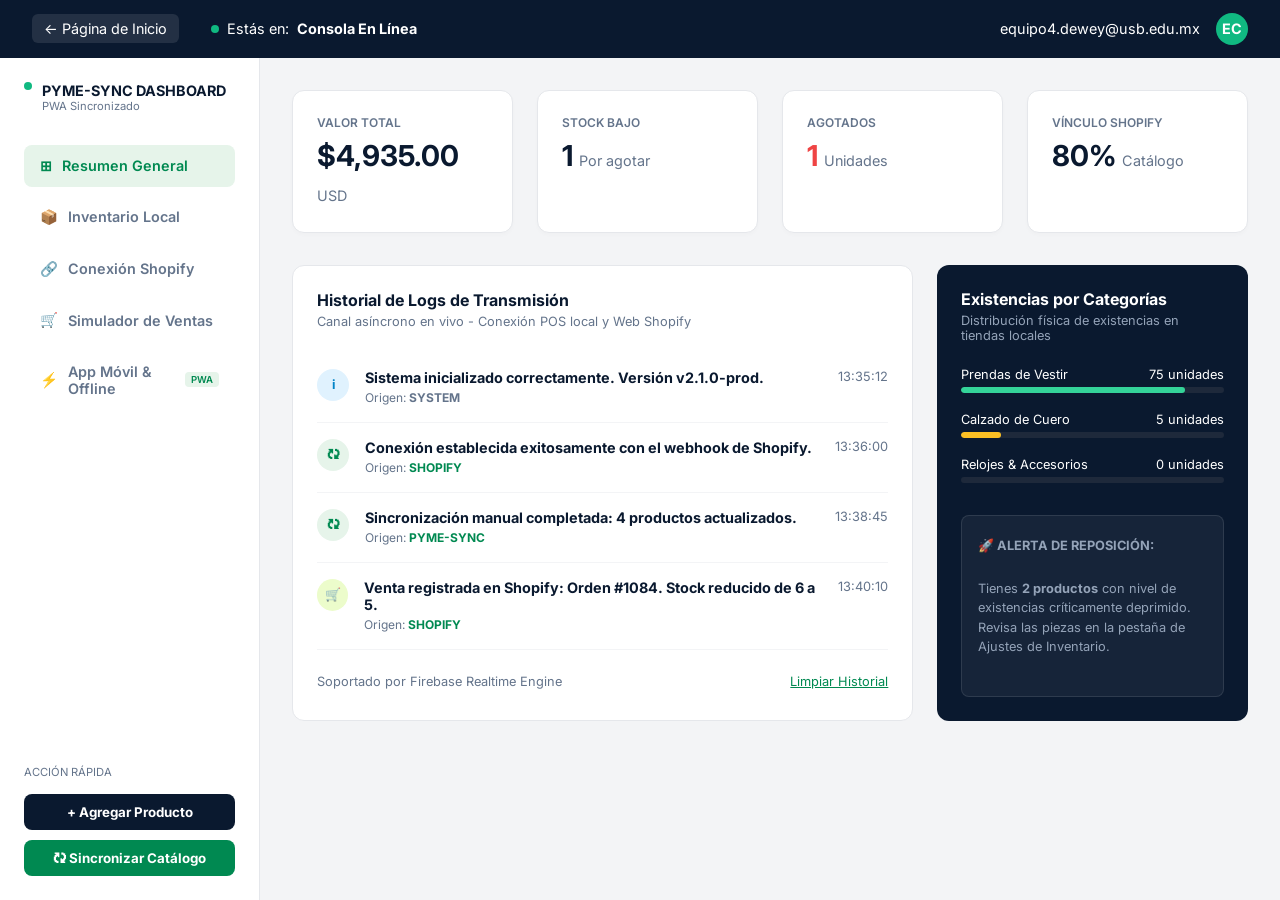
<file: dashboard.html>
<!DOCTYPE html>
<html lang="es">
<head>
    <meta charset="UTF-8">
    <meta name="viewport" content="width=device-width, initial-scale=1.0">
    <title>Dashboard | PyME-Sync</title>
    <link rel="stylesheet" href="styles.css">
    <link href="https://fonts.googleapis.com/css2?family=Inter:wght@400;600;700&display=swap" rel="stylesheet">
</head>
<body class="dashboard-body">
    <!-- Barra Superior -->
    <header class="dash-header">
        <div class="dash-header-left">
            <a href="index.html" class="btn-back">&larr; Página de Inicio</a>
            <span class="status-indicator"><span class="dot-green"></span> Estás en: <strong>Consola En Línea</strong></span>
        </div>
        <div class="dash-header-right">
            <span class="user-email">equipo4.dewey@usb.edu.mx</span>
            <div class="user-avatar">EC</div>
        </div>
    </header>

    <!-- Contenedor Principal -->
    <div class="dash-container">
        <!-- Menú Lateral -->
        <aside class="dash-sidebar">
            <div class="sidebar-brand">
                <span class="dot-green"></span>
                <div>
                    <h4>PYME-SYNC DASHBOARD</h4>
                    <p>PWA Sincronizado</p>
                </div>
            </div>
            <nav class="sidebar-nav">
                <a href="dashboard.html" class="active"><span>&#8862;</span> Resumen General</a>
                <a href="inventario.html"><span>&#128230;</span> Inventario Local</a>
                <a href="shopify.html"><span>&#128279;</span> Conexión Shopify <span class="dot-green-small"></span></a>
                <a href="simulador.html"><span>&#128722;</span> Simulador de Ventas</a>
                <a href="pwa-offline.html"><span>&#9889;</span> App Móvil & Offline <span class="badge-pwa">PWA</span></a>
            </nav>
            <div class="sidebar-actions">
                <p>ACCIÓN RÁPIDA</p>
                <button class="btn-dark">+ Agregar Producto</button>
                <button class="btn-green">&#128472; Sincronizar Catálogo</button>
            </div>
        </aside>

        <!-- Contenido Central -->
        <main class="dash-content">
            <!-- Tarjetas de Métricas -->
            <div class="metrics-grid">
                <div class="metric-card">
                    <p>VALOR TOTAL</p>
                    <h3>$4,935.00 <span>USD</span></h3>
                </div>
                <div class="metric-card">
                    <p>STOCK BAJO</p>
                    <h3>1 <span>Por agotar</span></h3>
                </div>
                <div class="metric-card">
                    <p>AGOTADOS</p>
                    <h3 class="text-red">1 <span>Unidades</span></h3>
                </div>
                <div class="metric-card">
                    <p>VÍNCULO SHOPIFY</p>
                    <h3>80% <span>Catálogo</span></h3>
                </div>
            </div>

            <!-- Sección Inferior (Logs y Gráficas) -->
            <div class="content-split">
                <!-- Historial de Logs -->
                <div class="logs-section card">
                    <div class="logs-header">
                        <h4>Historial de Logs de Transmisión</h4>
                        <p>Canal asíncrono en vivo - Conexión POS local y Web Shopify</p>
                    </div>
                    <div class="log-list">
                        <div class="log-item">
                            <div class="log-icon info">i</div>
                            <div class="log-details">
                                <p><strong>Sistema inicializado correctamente. Versión v2.1.0-prod.</strong></p>
                                <span>Origen: <strong>SYSTEM</strong></span>
                            </div>
                            <div class="log-time">13:35:12</div>
                        </div>
                        <div class="log-item">
                            <div class="log-icon sync">&#128472;</div>
                            <div class="log-details">
                                <p><strong>Conexión establecida exitosamente con el webhook de Shopify.</strong></p>
                                <span>Origen: <strong class="text-green">SHOPIFY</strong></span>
                            </div>
                            <div class="log-time">13:36:00</div>
                        </div>
                        <div class="log-item">
                            <div class="log-icon sync">&#128472;</div>
                            <div class="log-details">
                                <p><strong>Sincronización manual completada: 4 productos actualizados.</strong></p>
                                <span>Origen: <strong class="text-green">PYME-SYNC</strong></span>
                            </div>
                            <div class="log-time">13:38:45</div>
                        </div>
                        <div class="log-item">
                            <div class="log-icon cart">&#128722;</div>
                            <div class="log-details">
                                <p><strong>Venta registrada en Shopify: Orden #1084. Stock reducido de 6 a 5.</strong></p>
                                <span>Origen: <strong class="text-green">SHOPIFY</strong></span>
                            </div>
                            <div class="log-time">13:40:10</div>
                        </div>
                    </div>
                    <div class="logs-footer">
                        <span>Soportado por Firebase Realtime Engine</span>
                        <a href="#" class="text-green">Limpiar Historial</a>
                    </div>
                </div>

                <!-- Existencias -->
                <div class="stock-section card-dark">
                    <h4>Existencias por Categorías</h4>
                    <p>Distribución física de existencias en tiendas locales</p>
                    
                    <div class="progress-bars">
                        <div class="bar-group">
                            <div class="bar-labels"><span>Prendas de Vestir</span><span>75 unidades</span></div>
                            <div class="progress-track"><div class="progress-fill fill-green" style="width: 85%;"></div></div>
                        </div>
                        <div class="bar-group">
                            <div class="bar-labels"><span>Calzado de Cuero</span><span>5 unidades</span></div>
                            <div class="progress-track"><div class="progress-fill fill-yellow" style="width: 15%;"></div></div>
                        </div>
                        <div class="bar-group">
                            <div class="bar-labels"><span>Relojes & Accesorios</span><span>0 unidades</span></div>
                            <div class="progress-track"><div class="progress-fill fill-red" style="width: 0%;"></div></div>
                        </div>
                    </div>

                    <div class="alert-box">
                        <p class="text-green"><strong>&#128640; ALERTA DE REPOSICIÓN:</strong></p>
                        <p>Tienes <strong>2 productos</strong> con nivel de existencias críticamente deprimido. Revisa las piezas en la pestaña de Ajustes de Inventario.</p>
                    </div>
                </div>
            </div>
        </main>
    </div>
</body>
</html>
</file>
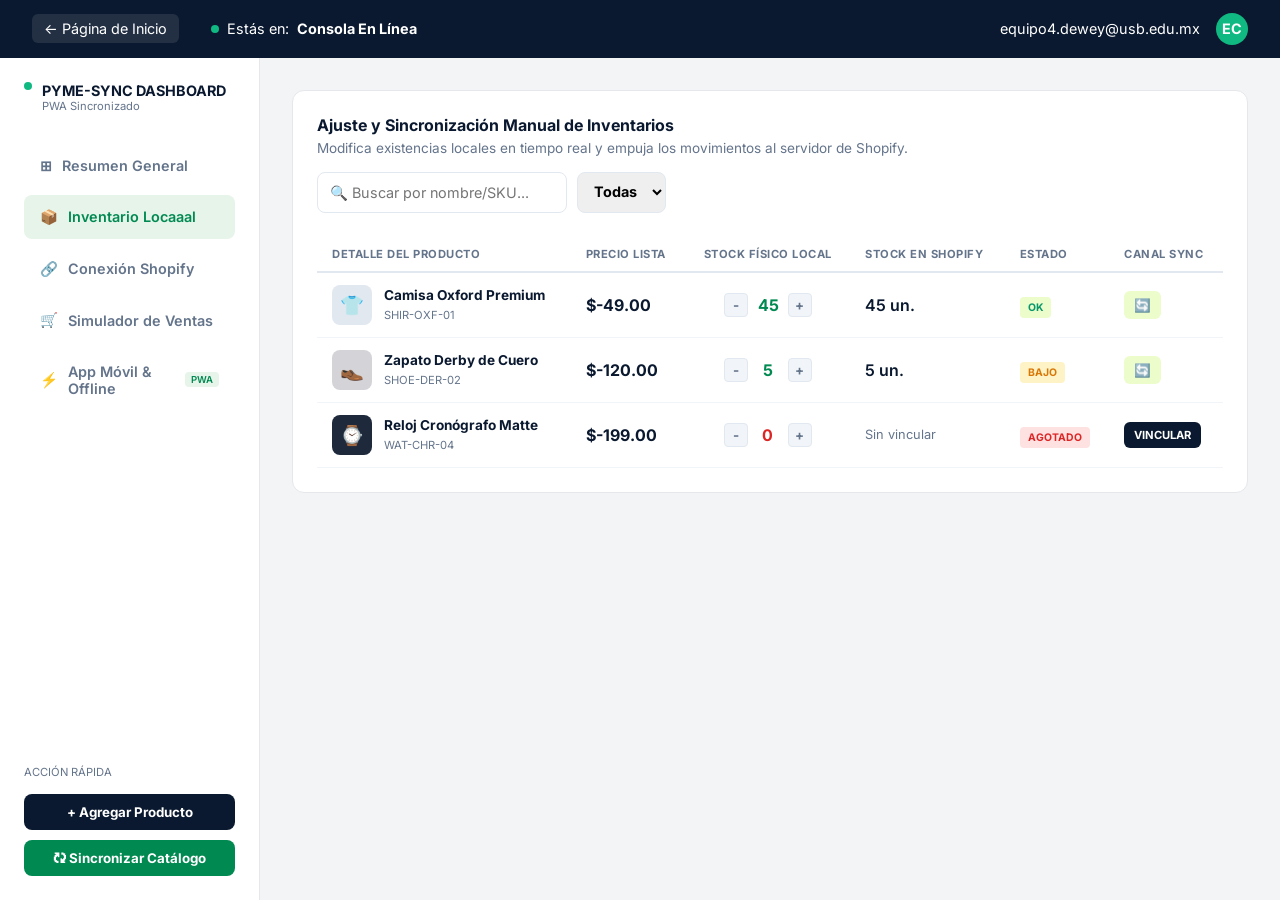
<file: inventario.html>
<!DOCTYPE html>
<html lang="es">
<head>
    <meta charset="UTF-8">
    <meta name="viewport" content="width=device-width, initial-scale=1.0">
    <title>Inventario | PyME-Sync</title>
    <link rel="stylesheet" href="styles.css">
    <link href="https://fonts.googleapis.com/css2?family=Inter:wght@400;600;700&display=swap" rel="stylesheet">
</head>
<body class="dashboard-body">
    <header class="dash-header">
        <div class="dash-header-left">
            <a href="index.html" class="btn-back">&larr; Página de Inicio</a>
            <span class="status-indicator"><span class="dot-green"></span> Estás en: <strong>Consola En Línea</strong></span>
        </div>
        <div class="dash-header-right">
            <span class="user-email">equipo4.dewey@usb.edu.mx</span>
            <div class="user-avatar">EC</div>
        </div>
    </header>

    <div class="dash-container">
        <aside class="dash-sidebar">
            <div class="sidebar-brand">
                <span class="dot-green"></span>
                <div>
                    <h4>PYME-SYNC DASHBOARD</h4>
                    <p>PWA Sincronizado</p>
                </div>
            </div>
            <nav class="sidebar-nav">
                <a href="dashboard.html"><span>&#8862;</span> Resumen General</a>
                <a href="inventario.html" class="active"><span>&#128230;</span> Inventario Locaaal</a>
                <a href="shopify.html"><span>&#128279;</span> Conexión Shopify <span class="dot-green-small"></span></a>
                <a href="simulador.html"><span>&#128722;</span> Simulador de Ventas</a>
                <a href="pwa-offline.html"><span>&#9889;</span> App Móvil & Offline <span class="badge-pwa">PWA</span></a>
            </nav>
            <div class="sidebar-actions">
                <p>ACCIÓN RÁPIDA</p>
                <button class="btn-dark">+ Agregar Producto</button>
                <button class="btn-green">&#128472; Sincronizar Catálogo</button>
            </div>
        </aside>

        <main class="dash-content">
            <div class="card" style="padding: 0;">
                <div style="padding: 1.5rem;">
                    <div class="inventory-header">
                        <div>
                            <h4 style="color: var(--primary-blue); margin-bottom: 5px;">Ajuste y Sincronización Manual de Inventarios</h4>
                            <p style="color: var(--text-gray); font-size: 0.85rem;">Modifica existencias locales en tiempo real y empuja los movimientos al servidor de Shopify.</p>
                        </div>
                        <div class="inventory-actions">
                            <input type="text" class="form-control" placeholder="🔍 Buscar por nombre/SKU..." style="width: 250px;">
                            <select class="form-control" style="width: auto; font-weight: bold;">
                                <option>Todas</option>
                            </select>
                        </div>
                    </div>

                    <div class="table-container">
                        <table class="inv-table">
                            <thead>
                                <tr>
                                    <th>Detalle del Producto</th>
                                    <th>Precio Lista</th>
                                    <th style="text-align: center;">Stock Físico Local</th>
                                    <th>Stock en Shopify</th>
                                    <th>Estado</th>
                                    <th>Canal Sync</th>
                                </tr>
                            </thead>
                            <tbody>
                                <tr>
                                    <td>
                                        <div class="product-info">
                                            <div class="product-img">👕</div>
                                            <div class="product-details">
                                                <p>Camisa Oxford Premium</p>
                                                <span>SHIR-OXF-01</span>
                                            </div>
                                        </div>
                                    </td>
                                    <td style="font-weight: 700; color: var(--primary-blue);">$-49.00</td>
                                    <td>
                                        <div class="stock-counter">
                                            <button>-</button><span>45</span><button>+</button>
                                        </div>
                                    </td>
                                    <td style="font-weight: 600; color: var(--primary-blue);">45 un.</td>
                                    <td><span class="status-badge status-ok">OK</span></td>
                                    <td><button class="btn-sync-icon">🔄</button></td>
                                </tr>
                                <tr>
                                    <td>
                                        <div class="product-info">
                                            <div class="product-img" style="background:#D4D4D8;">👞</div>
                                            <div class="product-details">
                                                <p>Zapato Derby de Cuero</p>
                                                <span>SHOE-DER-02</span>
                                            </div>
                                        </div>
                                    </td>
                                    <td style="font-weight: 700; color: var(--primary-blue);">$-120.00</td>
                                    <td>
                                        <div class="stock-counter">
                                            <button>-</button><span>5</span><button>+</button>
                                        </div>
                                    </td>
                                    <td style="font-weight: 600; color: var(--primary-blue);">5 un.</td>
                                    <td><span class="status-badge status-bajo">BAJO</span></td>
                                    <td><button class="btn-sync-icon">🔄</button></td>
                                </tr>
                                <tr>
                                    <td>
                                        <div class="product-info">
                                            <div class="product-img" style="background:#1E293B;">⌚</div>
                                            <div class="product-details">
                                                <p>Reloj Cronógrafo Matte</p>
                                                <span>WAT-CHR-04</span>
                                            </div>
                                        </div>
                                    </td>
                                    <td style="font-weight: 700; color: var(--primary-blue);">$-199.00</td>
                                    <td>
                                        <div class="stock-counter">
                                            <button>-</button><span class="stock-zero">0</span><button>+</button>
                                        </div>
                                    </td>
                                    <td style="font-size: 0.8rem; color: var(--text-gray);">Sin vincular</td>
                                    <td><span class="status-badge status-agotado">AGOTADO</span></td>
                                    <td><button class="btn-vincular">VINCULAR</button></td>
                                </tr>
                            </tbody>
                        </table>
                    </div>
                </div>
            </div>
        </main>
    </div>
</body>
</html>
</file>
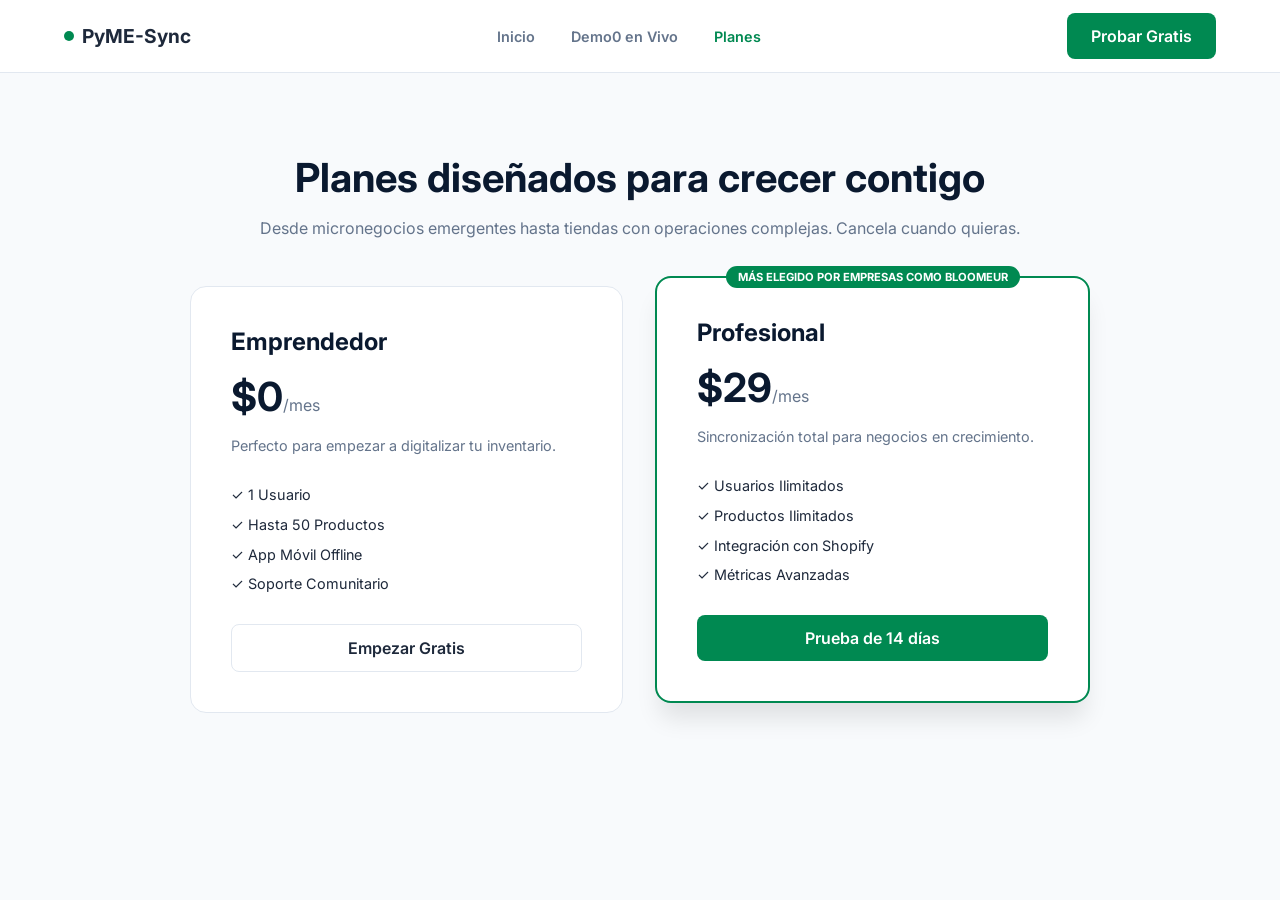
<file: planes.html>
<!DOCTYPE html>
<html lang="es">
<head>
    <meta charset="UTF-8">
    <meta name="viewport" content="width=device-width, initial-scale=1.0">
    <title>Planes | PyME-Sync</title>
    <link rel="stylesheet" href="styles.css">
    <link href="https://fonts.googleapis.com/css2?family=Inter:wght@400;600;700&display=swap" rel="stylesheet">
</head>
<body>
    <!-- Navbar Reutilizado -->
    <header class="navbar">
        <div class="logo">
            <span class="dot"></span> PyME-Sync
        </div>
        <nav class="nav-links">
            <a href="index.html">Inicio</a>
            <a href="dashboard.html">Demo0 en Vivo</a>
            <a href="planes.html" class="active">Planes</a>
        </nav>
        <div class="nav-actions">
            <a href="dashboard.html" class="btn-primary">Probar Gratis</a>
        </div>
    </header>

    <main class="planes-section">
        <div class="planes-header">
            <h2>Planes diseñados para crecer contigo</h2>
            <p>Desde micronegocios emergentes hasta tiendas con operaciones complejas. Cancela cuando quieras.</p>
        </div>

        <div class="pricing-grid">
            <!-- Plan Básico -->
            <div class="pricing-card">
                <h3>Emprendedor</h3>
                <div class="price">$0<span>/mes</span></div>
                <p class="desc">Perfecto para empezar a digitalizar tu inventario.</p>
                <ul class="features-list">
                    <li>&#10003; 1 Usuario</li>
                    <li>&#10003; Hasta 50 Productos</li>
                    <li>&#10003; App Móvil Offline</li>
                    <li>&#10003; Soporte Comunitario</li>
                </ul>
                <a href="dashboard.html" class="btn-secondary">Empezar Gratis</a>
            </div>

            <!-- Plan Pro -->
            <div class="pricing-card popular">
                <div class="badge-popular">MÁS ELEGIDO POR EMPRESAS COMO BLOOMEUR</div>
                <h3>Profesional</h3>
                <div class="price">$29<span>/mes</span></div>
                <p class="desc">Sincronización total para negocios en crecimiento.</p>
                <ul class="features-list">
                    <li>&#10003; Usuarios Ilimitados</li>
                    <li>&#10003; Productos Ilimitados</li>
                    <li>&#10003; Integración con Shopify</li>
                    <li>&#10003; Métricas Avanzadas</li>
                </ul>
                <a href="dashboard.html" class="btn-primary">Prueba de 14 días</a>
            </div>
        </div>
    </main>
</body>
</html>
</file>
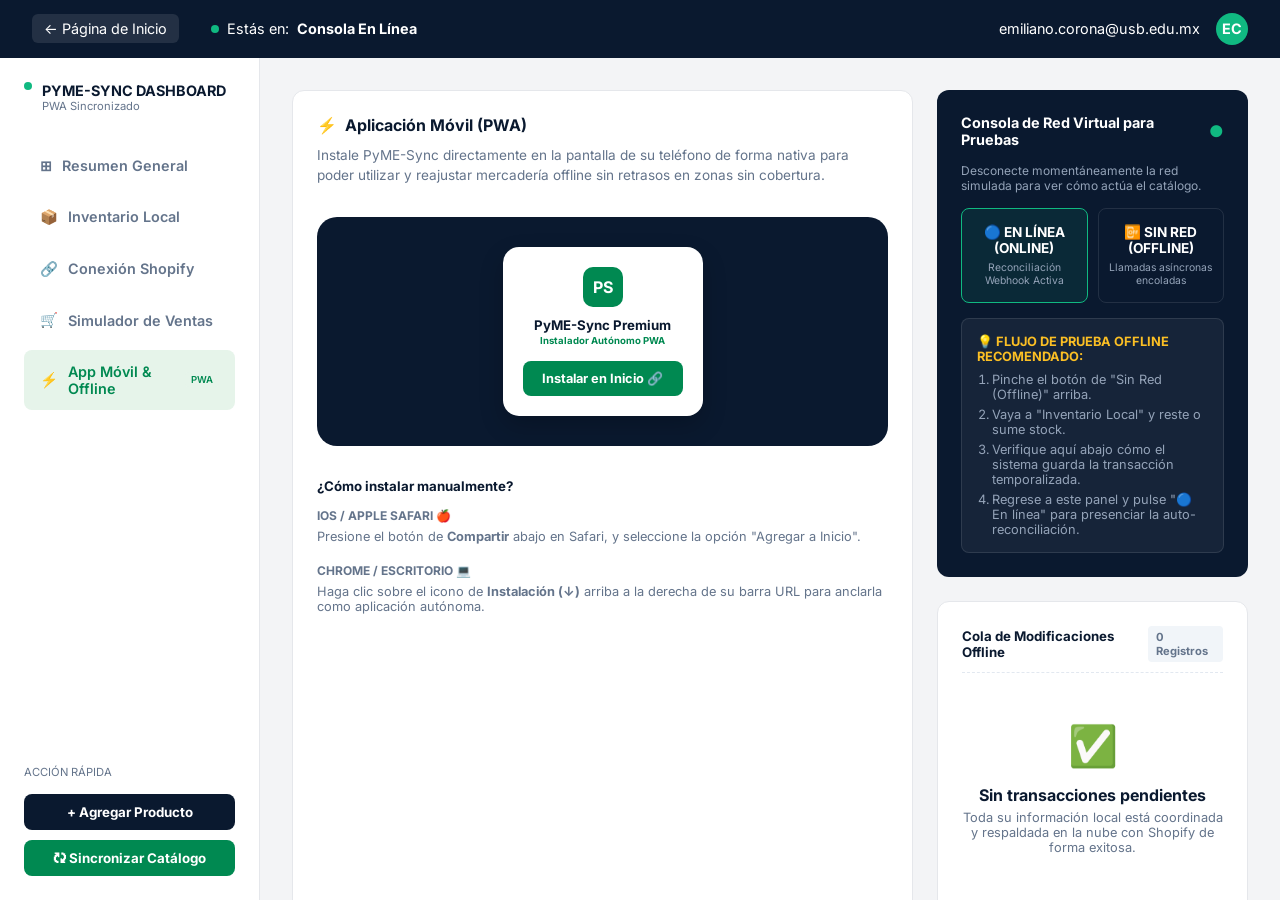
<file: Pwa_offline.html>
<!DOCTYPE html>
<html lang="es">

<head>
    <meta charset="UTF-8">
    <meta name="viewport" content="width=device-width, initial-scale=1.0">
    <title>PWA & Offline | PyME-Sync</title>
    <link rel="stylesheet" href="styles.css">
    <link href="https://fonts.googleapis.com/css2?family=Inter:wght@400;600;700&display=swap" rel="stylesheet">
</head>

<body class="dashboard-body">
    <header class="dash-header">
        <div class="dash-header-left">
            <a href="index.html" class="btn-back">&larr; Página de Inicio</a>
            <span class="status-indicator"><span class="dot-green"></span> Estás en: <strong>Consola En
                    Línea</strong></span>
        </div>
        <div class="dash-header-right">
            <span class="user-email">emiliano.corona@usb.edu.mx</span>
            <div class="user-avatar">EC</div>
        </div>
    </header>

    <div class="dash-container">
        <aside class="dash-sidebar">
            <div class="sidebar-brand">
                <span class="dot-green"></span>
                <div>
                    <h4>PYME-SYNC DASHBOARD</h4>
                    <p>PWA Sincronizado</p>
                </div>
            </div>
            <nav class="sidebar-nav">
                <a href="dashboard.html"><span>&#8862;</span> Resumen General</a>
                <a href="inventario.html"><span>&#128230;</span> Inventario Local</a>
                <a href="shopify.html"><span>&#128279;</span> Conexión Shopify <span class="dot-green-small"></span></a>
                <a href="simulador.html"><span>&#128722;</span> Simulador de Ventas</a>
                <a href="pwa-offline.html" class="active"><span>&#9889;</span> App Móvil & Offline <span
                        class="badge-pwa">PWA</span></a>
            </nav>
            <div class="sidebar-actions">
                <p>ACCIÓN RÁPIDA</p>
                <button class="btn-dark">+ Agregar Producto</button>
                <button class="btn-green">&#128472; Sincronizar Catálogo</button>
            </div>
        </aside>

        <main class="dash-content">
            <div class="content-split">
                <div class="card">
                    <h4
                        style="color: var(--primary-blue); margin-bottom: 10px; display: flex; align-items: center; gap: 8px;">
                        <span style="color: var(--accent-green);">⚡</span> Aplicación Móvil (PWA)</h4>
                    <p style="color: var(--text-gray); font-size: 0.85rem; margin-bottom: 2rem; line-height: 1.5;">
                        Instale PyME-Sync directamente en la pantalla de su teléfono de forma nativa para poder utilizar
                        y reajustar mercadería offline sin retrasos en zonas sin cobertura.</p>

                    <div
                        style="background: var(--primary-blue); padding: 30px; border-radius: 20px; text-align: center; margin-bottom: 2rem;">
                        <div
                            style="background: white; border-radius: 16px; padding: 20px; max-width: 200px; margin: 0 auto; box-shadow: 0 10px 25px rgba(0,0,0,0.2);">
                            <div
                                style="background: var(--accent-green); color: white; width: 40px; height: 40px; border-radius: 10px; display: flex; justify-content: center; align-items: center; font-weight: bold; margin: 0 auto 10px auto;">
                                PS</div>
                            <h5 style="color: var(--primary-blue); margin-bottom: 2px;">PyME-Sync Premium</h5>
                            <p
                                style="color: var(--accent-green); font-size: 0.6rem; font-weight: bold; margin-bottom: 15px;">
                                Instalador Autónomo PWA</p>
                            <button id="btn-instalar-pwa" class="btn-green"
                                style="width: 100%; font-size: 0.8rem;">Instalar en Inicio 🔗</button>
                        </div>
                    </div>

                    <h5 style="color: var(--primary-blue); margin-bottom: 10px;">¿Cómo instalar manualmente?</h5>
                    <div style="margin-bottom: 15px;">
                        <strong style="font-size: 0.75rem; color: var(--text-gray);">IOS / APPLE SAFARI 🍎</strong>
                        <p style="font-size: 0.8rem; color: var(--text-gray); margin-top: 5px;">Presione el botón de
                            <strong>Compartir</strong> abajo en Safari, y seleccione la opción "Agregar a Inicio".</p>
                    </div>
                    <div>
                        <strong style="font-size: 0.75rem; color: var(--text-gray);">CHROME / ESCRITORIO 💻</strong>
                        <p style="font-size: 0.8rem; color: var(--text-gray); margin-top: 5px;">Haga clic sobre el icono
                            de <strong>Instalación (↓)</strong> arriba a la derecha de su barra URL para anclarla como
                            aplicación autónoma.</p>
                    </div>
                </div>

                <div style="display: flex; flex-direction: column; gap: 1.5rem;">
                    <div class="card-dark">
                        <div
                            style="display: flex; justify-content: space-between; align-items: center; margin-bottom: 15px;">
                            <h4 style="font-size: 0.9rem;">Consola de Red Virtual para Pruebas</h4>
                            <span style="color: #10B981;">●</span>
                        </div>
                        <p style="font-size: 0.75rem; color: #94A3B8; margin-bottom: 15px;">Desconecte momentáneamente
                            la red simulada para ver cómo actúa el catálogo.</p>

                        <div class="network-toggles">
                            <div class="toggle-btn toggle-online">
                                <strong>🔵 EN LÍNEA (ONLINE)</strong>
                                <span>Reconciliación Webhook Activa</span>
                            </div>
                            <div class="toggle-btn toggle-offline">
                                <strong>📴 SIN RED (OFFLINE)</strong>
                                <span>Llamadas asíncronas encoladas</span>
                            </div>
                        </div>

                        <div class="info-box">
                            <strong>💡 FLUJO DE PRUEBA OFFLINE RECOMENDADO:</strong>
                            <ol style="margin-left: 15px; display: flex; flex-direction: column; gap: 5px;">
                                <li>Pinche el botón de "Sin Red (Offline)" arriba.</li>
                                <li>Vaya a "Inventario Local" y reste o sume stock.</li>
                                <li>Verifique aquí abajo cómo el sistema guarda la transacción temporalizada.</li>
                                <li>Regrese a este panel y pulse "🔵 En línea" para presenciar la auto-reconciliación.
                                </li>
                            </ol>
                        </div>
                    </div>

                    <div class="card">
                        <div
                            style="display: flex; justify-content: space-between; align-items: center; border-bottom: 1px dashed #E2E8F0; padding-bottom: 10px;">
                            <h5 style="color: var(--primary-blue);">Cola de Modificaciones Offline</h5>
                            <span
                                style="background: #F1F5F9; color: var(--text-gray); padding: 4px 8px; border-radius: 4px; font-size: 0.7rem; font-weight: bold;">0
                                Registros</span>
                        </div>

                        <div class="empty-state">
                            <div class="icon">✅</div>
                            <h5>Sin transacciones pendientes</h5>
                            <p>Toda su información local está coordinada y respaldada en la nube con Shopify de forma
                                exitosa.</p>
                        </div>
                    </div>
                </div>
            </div>
        </main>
    </div>
</body>

</html>
</file>
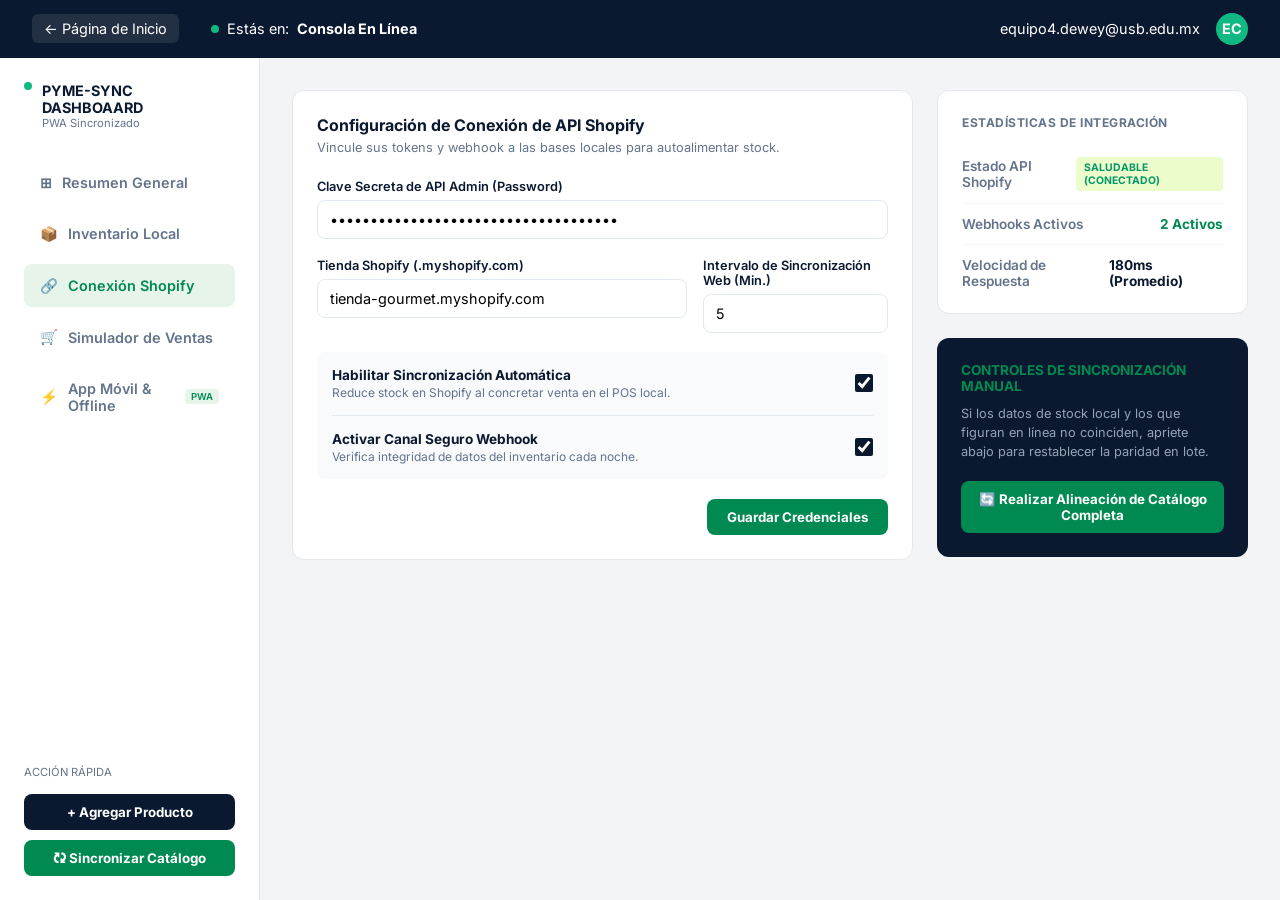
<file: shopify.html>
<!DOCTYPE html>
<html lang="es">
<head>
    <meta charset="UTF-8">
    <meta name="viewport" content="width=device-width, initial-scale=1.0">
    <title>Shopify Sync | PyME-Sync</title>
    <link rel="stylesheet" href="styles.css">
    <link href="https://fonts.googleapis.com/css2?family=Inter:wght@400;600;700&display=swap" rel="stylesheet">
</head>
<body class="dashboard-body">
    <header class="dash-header">
        <div class="dash-header-left">
            <a href="index.html" class="btn-back">&larr; Página de Inicio</a>
            <span class="status-indicator"><span class="dot-green"></span> Estás en: <strong>Consola En Línea</strong></span>
        </div>
        <div class="dash-header-right">
            <span class="user-email">equipo4.dewey@usb.edu.mx</span>
            <div class="user-avatar">EC</div>
        </div>
    </header>

    <div class="dash-container">
        <aside class="dash-sidebar">
            <div class="sidebar-brand">
                <span class="dot-green"></span>
                <div>
                    <h4>PYME-SYNC DASHBOAARD</h4>
                    <p>PWA Sincronizado</p>
                </div>
            </div>
            <nav class="sidebar-nav">
                <a href="dashboard.html"><span>&#8862;</span> Resumen General</a>
                <a href="inventario.html"><span>&#128230;</span> Inventario Local</a>
                <a href="shopify.html" class="active"><span>&#128279;</span> Conexión Shopify <span class="dot-green-small"></span></a>
                <a href="simulador.html"><span>&#128722;</span> Simulador de Ventas</a>
                <a href="pwa-offline.html"><span>&#9889;</span> App Móvil & Offline <span class="badge-pwa">PWA</span></a>
            </nav>
            <div class="sidebar-actions">
                <p>ACCIÓN RÁPIDA</p>
                <button class="btn-dark">+ Agregar Producto</button>
                <button class="btn-green">&#128472; Sincronizar Catálogo</button>
            </div>
        </aside>

        <main class="dash-content">
            <div class="content-split">
                <div class="card">
                    <h4 style="color: var(--primary-blue); margin-bottom: 5px;">Configuración de Conexión de API Shopify</h4>
                    <p style="color: var(--text-gray); font-size: 0.8rem; margin-bottom: 1.5rem;">Vincule sus tokens y webhook a las bases locales para autoalimentar stock.</p>
                    
                    <div class="form-group">
                        <label>Clave Secreta de API Admin (Password)</label>
                        <input type="password" class="form-control" value="....................................">
                    </div>
                    
                    <div class="form-row">
                        <div class="form-group" style="flex: 2;">
                            <label>Tienda Shopify (.myshopify.com)</label>
                            <input type="text" class="form-control" value="tienda-gourmet.myshopify.com">
                        </div>
                        <div class="form-group" style="flex: 1;">
                            <label>Intervalo de Sincronización Web (Min.)</label>
                            <input type="number" class="form-control" value="5">
                        </div>
                    </div>

                    <div class="checkbox-group">
                        <div class="checkbox-item">
                            <div class="checkbox-text">
                                <h5>Habilitar Sincronización Automática</h5>
                                <p>Reduce stock en Shopify al concretar venta en el POS local.</p>
                            </div>
                            <input type="checkbox" checked style="width: 18px; height: 18px; accent-color: var(--primary-blue);">
                        </div>
                        <div style="height: 1px; background: #E2E8F0; width: 100%;"></div>
                        <div class="checkbox-item">
                            <div class="checkbox-text">
                                <h5>Activar Canal Seguro Webhook</h5>
                                <p>Verifica integridad de datos del inventario cada noche.</p>
                            </div>
                            <input type="checkbox" checked style="width: 18px; height: 18px; accent-color: var(--primary-blue);">
                        </div>
                    </div>

                    <div style="text-align: right;">
                        <button class="btn-green" style="padding: 10px 20px;">Guardar Credenciales</button>
                    </div>
                </div>

                <div style="display: flex; flex-direction: column; gap: 1.5rem;">
                    <div class="card">
                        <h5 style="color: var(--text-gray); font-size: 0.75rem; text-transform: uppercase; margin-bottom: 15px; letter-spacing: 0.5px;">Estadísticas de Integración</h5>
                        <div class="stat-row">
                            <span class="stat-label">Estado API Shopify</span>
                            <span class="status-badge status-ok">SALUDABLE (CONECTADO)</span>
                        </div>
                        <div class="stat-row">
                            <span class="stat-label">Webhooks Activos</span>
                            <span class="stat-value text-green">2 Activos</span>
                        </div>
                        <div class="stat-row">
                            <span class="stat-label">Velocidad de Respuesta</span>
                            <span class="stat-value">180ms (Promedio)</span>
                        </div>
                    </div>

                    <div class="card-dark" style="background: var(--primary-blue);">
                        <h4 style="color: var(--accent-green); font-size: 0.85rem; text-transform: uppercase; margin-bottom: 10px;">Controles de Sincronización Manual</h4>
                        <p style="font-size: 0.8rem; margin-bottom: 20px; line-height: 1.5;">Si los datos de stock local y los que figuran en línea no coinciden, apriete abajo para restablecer la paridad en lote.</p>
                        <button class="btn-green" style="width: 100%;">🔄 Realizar Alineación de Catálogo Completa</button>
                    </div>
                </div>
            </div>
        </main>
    </div>
</body>
</html>
</file>
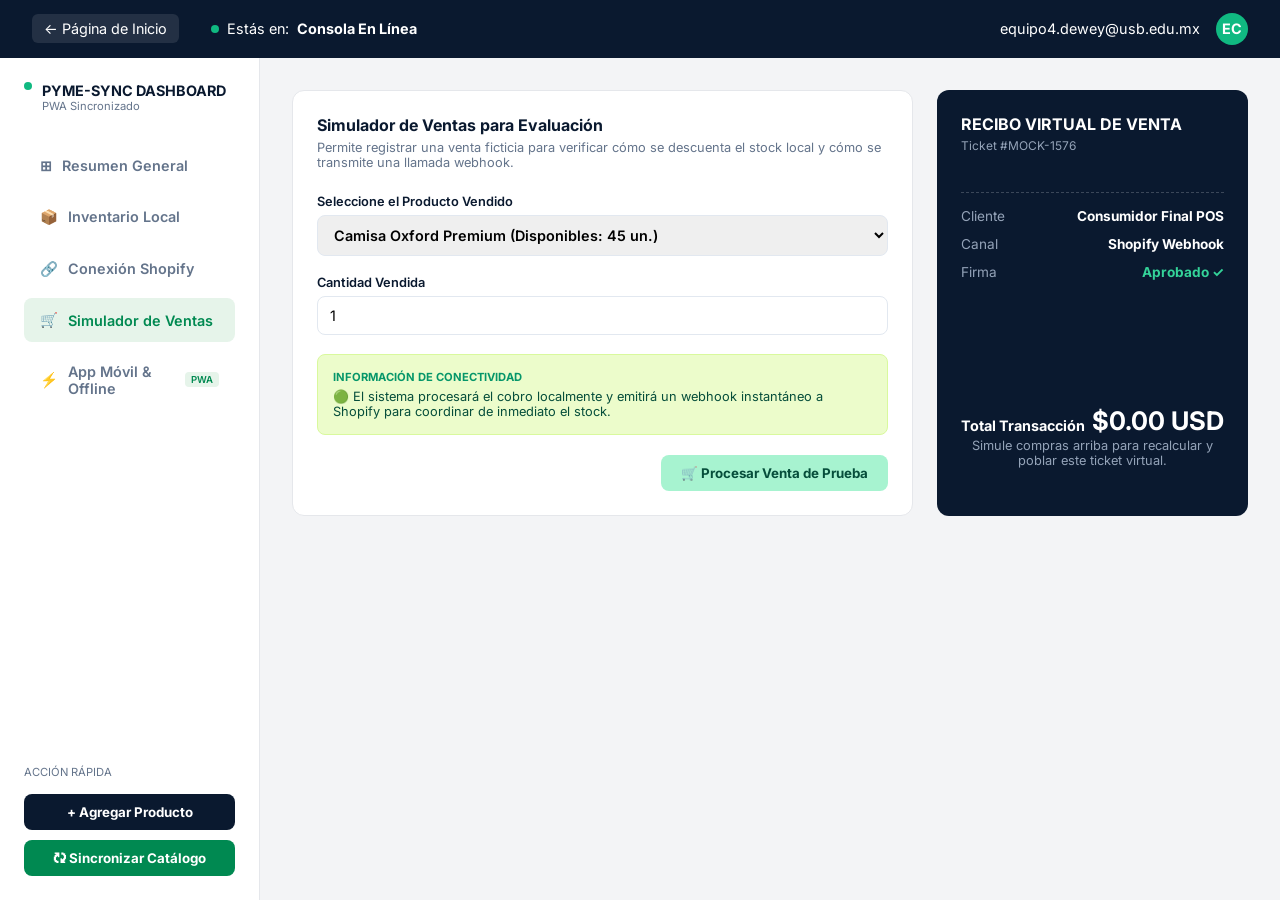
<file: simulador.html>
<!DOCTYPE html>
<html lang="es">
<head>
    <meta charset="UTF-8">
    <meta name="viewport" content="width=device-width, initial-scale=1.0">
    <title>Simulador | PyME-Sync</title>
    <link rel="stylesheet" href="styles.css">
    <link href="https://fonts.googleapis.com/css2?family=Inter:wght@400;600;700&display=swap" rel="stylesheet">
</head>
<body class="dashboard-body">
    <header class="dash-header">
        <div class="dash-header-left">
            <a href="index.html" class="btn-back">&larr; Página de Inicio</a>
            <span class="status-indicator"><span class="dot-green"></span> Estás en: <strong>Consola En Línea</strong></span>
        </div>
        <div class="dash-header-right">
            <span class="user-email">equipo4.dewey@usb.edu.mx</span>
            <div class="user-avatar">EC</div>
        </div>
    </header>

    <div class="dash-container">
        <aside class="dash-sidebar">
            <div class="sidebar-brand">
                <span class="dot-green"></span>
                <div>
                    <h4>PYME-SYNC DASHBOARD</h4>
                    <p>PWA Sincronizado</p>
                </div>
            </div>
            <nav class="sidebar-nav">
                <a href="dashboard.html"><span>&#8862;</span> Resumen General</a>
                <a href="inventario.html"><span>&#128230;</span> Inventario Local</a>
                <a href="shopify.html"><span>&#128279;</span> Conexión Shopify <span class="dot-green-small"></span></a>
                <a href="simulador.html" class="active"><span>&#128722;</span> Simulador de Ventas</a>
                <a href="pwa-offline.html"><span>&#9889;</span> App Móvil & Offline <span class="badge-pwa">PWA</span></a>
            </nav>
            <div class="sidebar-actions">
                <p>ACCIÓN RÁPIDA</p>
                <button class="btn-dark">+ Agregar Producto</button>
                <button class="btn-green">&#128472; Sincronizar Catálogo</button>
            </div>
        </aside>

        <main class="dash-content">
            <div class="content-split">
                <div class="card">
                    <h4 style="color: var(--primary-blue); margin-bottom: 5px;">Simulador de Ventas para Evaluación</h4>
                    <p style="color: var(--text-gray); font-size: 0.8rem; margin-bottom: 1.5rem;">Permite registrar una venta ficticia para verificar cómo se descuenta el stock local y cómo se transmite una llamada webhook.</p>
                    
                    <div class="form-group">
                        <label>Seleccione el Producto Vendido</label>
                        <select class="form-control" style="font-weight: 600;">
                            <option>Camisa Oxford Premium (Disponibles: 45 un.)</option>
                        </select>
                    </div>
                    
                    <div class="form-group">
                        <label>Cantidad Vendida</label>
                        <input type="number" class="form-control" value="1">
                    </div>

                    <div style="background: #ECFCCB; border: 1px solid #D9F99D; padding: 15px; border-radius: 8px; margin-bottom: 20px;">
                        <h5 style="color: #059669; font-size: 0.7rem; text-transform: uppercase; margin-bottom: 5px;">Información de Conectividad</h5>
                        <p style="font-size: 0.8rem; color: #064E3B;"><span style="color:#10B981;">🟢</span> El sistema procesará el cobro localmente y emitirá un webhook instantáneo a Shopify para coordinar de inmediato el stock.</p>
                    </div>

                    <div style="text-align: right;">
                        <button class="btn-green" style="background: #A7F3D0; color: #064E3B; padding: 10px 20px;">🛒 Procesar Venta de Prueba</button>
                    </div>
                </div>

                <div class="card-dark receipt-card">
                    <div class="receipt-header">
                        <h4>Recibo Virtual de Venta</h4>
                        <p>Ticket #MOCK-1576</p>
                    </div>
                    <div class="receipt-row">
                        <span>Cliente</span>
                        <strong>Consumidor Final POS</strong>
                    </div>
                    <div class="receipt-row">
                        <span>Canal</span>
                        <strong>Shopify Webhook</strong>
                    </div>
                    <div class="receipt-row">
                        <span>Firma</span>
                        <strong style="color: #34D399;">Aprobado ✓</strong>
                    </div>
                    
                    <div class="receipt-total">
                        <span>Total Transacción</span>
                        <strong>$0.00 USD</strong>
                    </div>
                    <p class="receipt-footer">Simule compras arriba para recalcular y poblar este ticket virtual.</p>
                </div>
            </div>
        </main>
    </div>
</body>
</html>
</file>
<file: styles.css>
/* =========================================
   1. VARIABLES Y BASE
   ========================================= */
:root {
    --primary-blue: #0A192F;
    --accent-green: #008951;
    --accent-light: #E6F4EA;
    --text-dark: #1E293B;
    --text-gray: #64748B;
    --bg-light: #F8FAFC;
    --white: #FFFFFF;
}

* {
    margin: 0;
    padding: 0;
    box-sizing: border-box;
    font-family: 'Inter', sans-serif;
}

body {
    background-color: var(--bg-light);
    color: var(--text-dark);
}

/* =========================================
   2. NAVBAR Y BOTONES
   ========================================= */
.navbar {
    display: flex;
    justify-content: space-between;
    align-items: center;
    padding: 1.5rem 5%;
    background-color: var(--white);
    border-bottom: 1px solid #E2E8F0;
}

.logo {
    font-weight: 700;
    font-size: 1.2rem;
    display: flex;
    align-items: center;
    gap: 8px;
}

.dot {
    width: 10px;
    height: 10px;
    background-color: var(--accent-green);
    border-radius: 50%;
}

.nav-links a {
    text-decoration: none;
    color: var(--text-gray);
    margin: 0 1rem;
    font-weight: 600;
    font-size: 0.9rem;
}

.nav-links a.active {
    color: var(--accent-green);
}

.badge {
    background-color: var(--accent-light);
    color: var(--accent-green);
    font-size: 0.6rem;
    padding: 2px 6px;
    border-radius: 4px;
    margin-left: 4px;
}

.btn-primary {
    background-color: var(--accent-green);
    color: var(--white);
    padding: 0.8rem 1.5rem;
    border-radius: 8px;
    text-decoration: none;
    font-weight: 600;
    transition: background 0.3s ease;
}

.btn-primary:hover {
    background-color: #006b3f;
}

.btn-secondary {
    background-color: var(--white);
    color: var(--text-dark);
    padding: 0.8rem 1.5rem;
    border-radius: 8px;
    text-decoration: none;
    font-weight: 600;
    border: 1px solid #E2E8F0;
    transition: background 0.3s ease;
}

/* =========================================
   3. HERO SECTION E INICIO
   ========================================= */
.hero-section {
    display: flex;
    align-items: center;
    justify-content: space-between;
    padding: 5rem 5%;
    min-height: 80vh;
}

.hero-content {
    flex: 1;
    max-width: 600px;
}

.tag {
    display: inline-block;
    background-color: var(--accent-light);
    color: var(--accent-green);
    padding: 0.4rem 0.8rem;
    border-radius: 20px;
    font-size: 0.8rem;
    font-weight: 700;
    margin-bottom: 1.5rem;
}

h1 {
    font-size: 3.2rem;
    line-height: 1.2;
    margin-bottom: 1.5rem;
    color: var(--primary-blue);
}

.highlight {
    color: var(--accent-green);
}

.hero-content p {
    color: var(--text-gray);
    font-size: 1.1rem;
    line-height: 1.6;
    margin-bottom: 2rem;
}

.hero-buttons {
    display: flex;
    gap: 1rem;
    margin-bottom: 2rem;
}

.social-proof {
    display: flex;
    align-items: center;
    gap: 1rem;
    font-size: 0.9rem;
    color: var(--text-gray);
}

/* Mockups Visuales CSS */
.hero-visual {
    flex: 1;
    display: flex;
    justify-content: center;
    align-items: center;
    position: relative;
}

.mockup-container {
    position: relative;
    width: 450px;
    height: 500px;
}

.mockup-web-browser {
    position: absolute;
    top: 20px;
    right: 0;
    width: 380px;
    height: 240px;
    background: #F8FAFC;
    border-radius: 12px;
    box-shadow: 0 10px 30px rgba(0,0,0,0.1);
    overflow: hidden;
    border: 1px solid #E2E8F0;
}

.browser-header {
    background: #111827;
    padding: 10px 15px;
    display: flex;
    align-items: center;
    gap: 15px;
}

.browser-dots { display: flex; gap: 6px; }
.dot-red { width: 10px; height: 10px; background: #EF4444; border-radius: 50%; }
.dot-yellow { width: 10px; height: 10px; background: #FBBF24; border-radius: 50%; }
.dot-green-nav { width: 10px; height: 10px; background: #10B981; border-radius: 50%; }

.browser-url {
    color: #6B7280;
    font-size: 0.75rem;
    font-family: monospace;
}

.browser-body { padding: 20px; display: flex; flex-direction: column; gap: 15px; }
.browser-widget-row { display: flex; gap: 10px; justify-content: space-between; }
.widget { background: white; padding: 10px; border-radius: 8px; border: 1px solid #E2E8F0; font-size: 0.8rem; box-shadow: 0 2px 4px rgba(0,0,0,0.02);}
.widget-main { flex: 1; font-weight: bold; color: #1F2937; display: flex; align-items: center; gap: 8px;}
.widget-badge { background: #ECFCCB; color: #059669; font-weight: bold; padding: 10px 15px; }
.widget-box { flex: 1; display: flex; flex-direction: column; gap: 5px;}
.widget-box span { font-size: 0.65rem; color: #6B7280; font-weight: bold; text-transform: uppercase;}
.widget-box strong { font-size: 1.1rem; color: #059669; }

.mockup-mobile-device {
    position: absolute;
    bottom: 20px;
    left: 30px;
    width: 240px;
    height: 480px;
    background: #111827;
    border-radius: 36px;
    box-shadow: 0 25px 50px rgba(0,0,0,0.25);
    padding: 8px;
    display: flex;
    flex-direction: column;
    z-index: 10;
}

.phone-notch {
    position: absolute;
    top: 8px;
    left: 50%;
    transform: translateX(-50%);
    width: 100px;
    height: 20px;
    background: #111827;
    border-bottom-left-radius: 12px;
    border-bottom-right-radius: 12px;
    z-index: 20;
}

.phone-screen {
    background: #064E3B;
    width: 100%;
    height: 100%;
    border-radius: 28px;
    overflow: hidden;
    position: relative;
    display: flex;
    flex-direction: column;
    justify-content: space-between;
    padding: 40px 20px 20px 20px;
}

.app-header { display: flex; flex-direction: column; gap: 5px; }
.app-icon {
    width: 48px;
    height: 48px;
    background: white;
    border-radius: 12px;
    display: flex;
    justify-content: center;
    align-items: center;
    color: #064E3B;
    font-weight: 800;
    font-size: 1.2rem;
    margin-bottom: 15px;
}
.app-title { color: white; font-size: 1.4rem; font-weight: bold; }
.app-subtitle { color: #A7F3D0; font-size: 0.8rem; }

.app-bottom { display: flex; flex-direction: column; gap: 15px; }
.app-card {
    background: rgba(255,255,255,0.1);
    border: 1px solid rgba(255,255,255,0.15);
    border-radius: 12px;
    padding: 15px;
    text-align: center;
}
.app-card h4 { color: white; font-size: 0.75rem; margin-bottom: 8px; letter-spacing: 0.5px;}
.app-card p { color: #A7F3D0; font-size: 0.7rem; line-height: 1.4; }

.app-btn {
    background: #6EE7B7;
    color: #064E3B;
    border: none;
    border-radius: 12px;
    padding: 15px;
    font-weight: 800;
    font-size: 0.85rem;
    cursor: pointer;
    width: 100%;
    text-align: center;
    transition: transform 0.2s;
}
.app-btn:hover { transform: scale(1.02); }

.floating-sales-badge {
    position: absolute;
    bottom: 20px;
    left: -50px;
    background: #6EE7B7;
    padding: 15px 20px;
    border-radius: 16px;
    display: flex;
    align-items: center;
    gap: 12px;
    box-shadow: 0 15px 30px rgba(110, 231, 183, 0.3);
    z-index: 30;
}

.badge-icon {
    background: white;
    width: 32px; height: 32px;
    border-radius: 50%;
    display: flex; justify-content: center; align-items: center;
    color: #064E3B; font-weight: bold;
}
.badge-text { display: flex; flex-direction: column; }
.badge-text span { font-size: 0.6rem; color: #064E3B; font-weight: bold; letter-spacing: 0.5px;}
.badge-text strong { font-size: 1.3rem; color: #064E3B; font-weight: 800; }

.features-bar {
    display: flex;
    justify-content: space-around;
    padding: 3rem 5%;
    background-color: var(--white);
    border-top: 1px solid #E2E8F0;
}

.feature {
    display: flex;
    align-items: center;
    gap: 8px;
    color: var(--text-gray);
    font-weight: 600;
    font-size: 0.9rem;
}

.footer {
    background-color: var(--primary-blue);
    color: var(--white);
    padding: 2rem 5%;
    display: flex;
    justify-content: space-between;
    align-items: center;
    font-size: 0.8rem;
}


/* =========================================
   4. ESTILOS DE PLANES
   ========================================= */
.planes-section {
    padding: 5rem 5%;
    text-align: center;
}

.planes-header h2 { font-size: 2.5rem; color: var(--primary-blue); margin-bottom: 1rem; }
.planes-header p { color: var(--text-gray); margin-bottom: 3rem; }

.pricing-grid {
    display: flex;
    justify-content: center;
    gap: 2rem;
    max-width: 900px;
    margin: 0 auto;
}

.pricing-card {
    background: var(--white);
    border: 1px solid #E2E8F0;
    border-radius: 16px;
    padding: 2.5rem;
    flex: 1;
    text-align: left;
    position: relative;
}

.pricing-card.popular {
    border: 2px solid var(--accent-green);
    box-shadow: 0 20px 25px -5px rgba(0, 0, 0, 0.1);
    transform: translateY(-10px);
}

.badge-popular {
    position: absolute;
    top: -12px;
    left: 50%;
    transform: translateX(-50%);
    background: var(--accent-green);
    color: white;
    font-size: 0.7rem;
    font-weight: bold;
    padding: 4px 12px;
    border-radius: 20px;
    white-space: nowrap;
}

.pricing-card h3 { font-size: 1.5rem; color: var(--primary-blue); margin-bottom: 1rem; }
.price { font-size: 2.5rem; font-weight: bold; color: var(--primary-blue); margin-bottom: 1rem; }
.price span { font-size: 1rem; color: var(--text-gray); font-weight: normal; }
.desc { color: var(--text-gray); font-size: 0.9rem; margin-bottom: 2rem; }

.features-list { list-style: none; margin-bottom: 2rem; }
.features-list li { margin-bottom: 0.8rem; color: var(--text-dark); font-size: 0.9rem; }

.pricing-card .btn-primary, .pricing-card .btn-secondary {
    display: block;
    text-align: center;
    width: 100%;
}

/* =========================================
   5. DASHBOARD (DISEÑO ESCRITORIO BASE)
   ========================================= */
.dashboard-body {
    background-color: #F3F4F6;
    height: 100vh;
    overflow: hidden;
    display: flex;
    flex-direction: column;
}

.dash-header {
    background-color: var(--primary-blue);
    color: var(--white);
    display: flex;
    justify-content: space-between;
    align-items: center;
    padding: 0.8rem 2rem;
    font-size: 0.9rem;
}

.dash-header-left {
    display: flex;
    align-items: center;
    gap: 2rem;
}

.btn-back {
    color: var(--white);
    text-decoration: none;
    background: rgba(255,255,255,0.1);
    padding: 6px 12px;
    border-radius: 6px;
}

.status-indicator {
    display: flex;
    align-items: center;
    gap: 8px;
}

.dot-green {
    width: 8px;
    height: 8px;
    background-color: #10B981;
    border-radius: 50%;
    display: inline-block;
}

.dash-header-right {
    display: flex;
    align-items: center;
    gap: 1rem;
}

.user-avatar {
    background-color: #10B981;
    color: white;
    width: 32px;
    height: 32px;
    border-radius: 50%;
    display: flex;
    justify-content: center;
    align-items: center;
    font-weight: bold;
}

.dash-container {
    display: flex;
    flex: 1;
    overflow: hidden;
}

.dash-sidebar {
    width: 260px;
    background-color: var(--white);
    padding: 1.5rem;
    border-right: 1px solid #E5E7EB;
    display: flex;
    flex-direction: column;
}

.sidebar-brand {
    display: flex;
    align-items: flex-start;
    gap: 10px;
    margin-bottom: 2rem;
}

.sidebar-brand h4 { color: var(--primary-blue); font-size: 0.9rem;}
.sidebar-brand p { color: var(--text-gray); font-size: 0.7rem; }

.sidebar-nav {
    display: flex;
    flex-direction: column;
    gap: 0.5rem;
}

.sidebar-nav a {
    text-decoration: none;
    color: var(--text-gray);
    padding: 0.8rem 1rem;
    border-radius: 8px;
    font-size: 0.9rem;
    font-weight: 600;
    display: flex;
    align-items: center;
    gap: 10px;
}

.sidebar-nav a.active {
    background-color: var(--accent-light);
    color: var(--accent-green);
}

.badge-pwa {
    margin-left: auto;
    background-color: var(--accent-light);
    color: var(--accent-green);
    font-size: 0.6rem;
    padding: 2px 6px;
    border-radius: 4px;
}

.sidebar-actions {
    margin-top: auto;
    display: flex;
    flex-direction: column;
    gap: 10px;
}

.sidebar-actions p { font-size: 0.7rem; color: var(--text-gray); margin-bottom: 5px; }

.btn-dark {
    background-color: var(--primary-blue);
    color: white;
    border: none;
    padding: 10px;
    border-radius: 8px;
    cursor: pointer;
    font-weight: bold;
}

.btn-green {
    background-color: var(--accent-green);
    color: white;
    border: none;
    padding: 10px;
    border-radius: 8px;
    cursor: pointer;
    font-weight: bold;
}

.dash-content {
    flex: 1;
    padding: 2rem;
    overflow-y: auto;
}

.metrics-grid {
    display: grid;
    grid-template-columns: repeat(4, 1fr);
    gap: 1.5rem;
    margin-bottom: 2rem;
}

.metric-card {
    background-color: var(--white);
    padding: 1.5rem;
    border-radius: 12px;
    border: 1px solid #E5E7EB;
    box-shadow: 0 2px 4px rgba(0,0,0,0.02);
}

.metric-card p {
    font-size: 0.75rem;
    color: var(--text-gray);
    font-weight: 600;
    margin-bottom: 0.5rem;
}

.metric-card h3 {
    font-size: 1.8rem;
    color: var(--primary-blue);
}

.metric-card h3 span {
    font-size: 0.9rem;
    color: var(--text-gray);
    font-weight: 400;
}

.text-red { color: #EF4444 !important; }
.text-green { color: var(--accent-green); }

.content-split {
    display: grid;
    grid-template-columns: 2fr 1fr;
    gap: 1.5rem;
}

.card {
    background: var(--white);
    border-radius: 12px;
    border: 1px solid #E5E7EB;
    padding: 1.5rem;
}

.logs-header h4 { color: var(--primary-blue); margin-bottom: 4px; }
.logs-header p { color: var(--text-gray); font-size: 0.8rem; margin-bottom: 1.5rem; }

.log-item {
    display: flex;
    align-items: flex-start;
    gap: 1rem;
    padding: 1rem 0;
    border-bottom: 1px solid #F3F4F6;
}

.log-icon {
    width: 32px; height: 32px;
    border-radius: 50%;
    display: flex; align-items: center; justify-content: center;
    font-weight: bold; font-size: 0.8rem;
}
.log-icon.info { background: #E0F2FE; color: #0284C7; }
.log-icon.sync { background: var(--accent-light); color: var(--accent-green); }
.log-icon.cart { background: #ECFCCB; color: #65A30D; }

.log-details p { font-size: 0.9rem; color: var(--primary-blue); }
.log-details span { font-size: 0.75rem; color: var(--text-gray); }

.log-time {
    margin-left: auto;
    font-size: 0.8rem;
    color: var(--text-gray);
}

.logs-footer {
    display: flex; justify-content: space-between;
    margin-top: 1.5rem; font-size: 0.8rem; color: var(--text-gray);
}

.card-dark {
    background: var(--primary-blue);
    border-radius: 12px;
    padding: 1.5rem;
    color: var(--white);
}

.card-dark p { color: #94A3B8; font-size: 0.8rem; margin-bottom: 1.5rem; margin-top: 4px;}

.bar-group { margin-bottom: 1.2rem; }
.bar-labels { display: flex; justify-content: space-between; font-size: 0.8rem; margin-bottom: 5px; }
.progress-track { background: #1E293B; height: 6px; border-radius: 3px; overflow: hidden;}
.progress-fill { height: 100%; border-radius: 3px;}
.fill-green { background: #34D399; }
.fill-yellow { background: #FBBF24; }
.fill-red { background: #EF4444; }

.alert-box {
    background: rgba(255,255,255,0.05);
    border: 1px solid rgba(255,255,255,0.1);
    border-radius: 8px;
    padding: 1rem;
    margin-top: 2rem;
    font-size: 0.8rem;
    line-height: 1.5;
}


/* =========================================
   6. ADAPTACIÓN RESPONSIVE (CELULARES)
   ¡IMPORTANTE! ESTO SIEMPRE VA HASTA EL FINAL
   ========================================= */

/* Tablets y pantallas medianas */
@media (max-width: 992px) {
    .metrics-grid { grid-template-columns: repeat(2, 1fr); }
    .content-split { grid-template-columns: 1fr; }
}

/* Teléfonos móviles */
@media (max-width: 768px) {
    /* Navegación y Landing Page */
    .navbar { flex-wrap: wrap; }
    .nav-links { order: 3; width: 100%; margin-top: 1rem; display: flex; justify-content: center; flex-wrap: wrap; gap: 15px; }
    .nav-links a { margin: 0; }
    .hero-section { flex-direction: column; text-align: center; padding: 3rem 5%; }
    .hero-content { margin-bottom: 2rem; }
    h1 { font-size: 2.5rem; }
    .hero-buttons { flex-direction: column; gap: 1rem; }
    .hero-buttons a { width: 100%; text-align: center; }
    .social-proof { flex-direction: column; justify-content: center; }
    .hero-visual { transform: scale(0.65); margin-top: -3rem; margin-bottom: -4rem; }
    .floating-sales-badge { left: -10px; }
    .features-bar { flex-direction: column; align-items: center; gap: 1.5rem; }
    .pricing-grid { flex-direction: column; }
    .pricing-card.popular { transform: translateY(0); }

    /* DASHBOARD EN MÓVIL (Como en tus fotos) */
    .dashboard-body { height: auto; overflow-y: auto; }
    .dash-container { flex-direction: column; overflow: visible; }
    
    .dash-header { flex-direction: row; justify-content: space-between; padding: 1rem; }
    .dash-header-left { flex-direction: row; gap: 10px; }
    .dash-header-right .user-email { display: none; }
    
    .dash-sidebar {
        width: calc(100% - 2rem);
        margin: 1rem auto 0 auto;
        border-radius: 12px;
        border: 1px solid #E5E7EB;
        padding: 1.5rem;
        background-color: var(--white);
    }
    
    .sidebar-nav { flex-direction: column; white-space: normal; overflow: visible; }
    
    .sidebar-actions {
        background-color: #F8FAFC;
        padding: 1rem; border-radius: 12px;
        margin-top: 1.5rem; display: flex; flex-direction: column; gap: 10px;
    }
    .sidebar-actions p { display: block; font-weight: 700; text-transform: uppercase; margin-bottom: 5px; }
    .sidebar-actions .btn-dark, .sidebar-actions .btn-green { width: 100%; padding: 12px; font-size: 0.95rem; }
    
    .dash-content { 
        padding: 1rem; width: 100%; overflow-y: visible; 
        display: flex; flex-direction: column; gap: 1.5rem;
    }
    
    .metrics-grid, .content-split { 
        display: flex; flex-direction: column; gap: 1.5rem;
    }
    
    .log-item { 
        flex-wrap: wrap; 
        background: #F8FAFC; 
        padding: 1rem;
        border-radius: 8px;
        border: 1px solid #E5E7EB;
        margin-bottom: 0.5rem;
    }
    .log-details { width: calc(100% - 50px); }
    .log-time { width: 100%; text-align: right; margin-top: 5px; font-size: 0.75rem; }
}

/* Celulares muy pequeños */
@media (max-width: 480px) {
    h1 { font-size: 2.2rem; }
    .hero-visual { transform: scale(0.55); margin-top: -4rem; margin-bottom: -5rem; }
}

/* =========================================
   ESTILOS PARA LAS NUEVAS VISTAS DEL DASHBOARD
   ========================================= */

/* Formularios Generales */
.form-group { margin-bottom: 1.2rem; }
.form-group label { display: block; font-size: 0.8rem; font-weight: 600; color: var(--primary-blue); margin-bottom: 6px; }
.form-control { width: 100%; padding: 10px 12px; border: 1px solid #E2E8F0; border-radius: 8px; font-size: 0.9rem; outline: none; transition: border 0.3s; }
.form-control:focus { border-color: var(--accent-green); }
.form-row { display: flex; gap: 1rem; }
.form-row .form-group { flex: 1; }

/* Checkboxes / Toggles */
.checkbox-group { background: #F8FAFC; padding: 15px; border-radius: 8px; display: flex; flex-direction: column; gap: 15px; margin-bottom: 20px;}
.checkbox-item { display: flex; justify-content: space-between; align-items: center; }
.checkbox-text h5 { font-size: 0.85rem; color: var(--primary-blue); margin-bottom: 2px;}
.checkbox-text p { font-size: 0.75rem; color: var(--text-gray); }

/* Tabla de Inventario */
.inventory-header { display: flex; justify-content: space-between; align-items: flex-end; margin-bottom: 1.5rem; flex-wrap: wrap; gap: 1rem; }
.inventory-actions { display: flex; gap: 10px; }
.table-container { overflow-x: auto; }
.inv-table { width: 100%; border-collapse: collapse; min-width: 750px; }
.inv-table th { text-align: left; padding: 10px 15px; font-size: 0.7rem; color: var(--text-gray); border-bottom: 2px solid #E2E8F0; text-transform: uppercase; letter-spacing: 0.5px;}
.inv-table td { padding: 12px 15px; border-bottom: 1px solid #F1F5F9; vertical-align: middle; }
.product-info { display: flex; align-items: center; gap: 12px; }
.product-img { width: 40px; height: 40px; background: #E2E8F0; border-radius: 8px; display: flex; justify-content: center; align-items: center; font-size: 1.2rem;}
.product-details p { font-size: 0.85rem; font-weight: 700; color: var(--primary-blue); }
.product-details span { font-size: 0.7rem; color: var(--text-gray); }

/* Contadores y Badges en Tabla */
.stock-counter { display: flex; align-items: center; justify-content: center; gap: 10px; }
.stock-counter button { background: #F1F5F9; border: 1px solid #E2E8F0; width: 24px; height: 24px; border-radius: 4px; cursor: pointer; font-weight: bold; color: var(--text-gray);}
.stock-counter span { font-weight: bold; color: var(--accent-green); width: 20px; text-align: center; }
.stock-zero { color: #DC2626 !important; }
.status-badge { padding: 4px 8px; border-radius: 4px; font-size: 0.65rem; font-weight: 700; text-transform: uppercase;}
.status-ok { background: #ECFCCB; color: #059669; }
.status-bajo { background: #FEF3C7; color: #D97706; }
.status-agotado { background: #FEE2E2; color: #DC2626; }
.btn-sync-icon { background: #ECFCCB; color: #059669; border: none; padding: 6px 10px; border-radius: 6px; cursor: pointer; font-weight: bold;}
.btn-vincular { background: var(--primary-blue); color: white; border: none; padding: 6px 10px; border-radius: 6px; font-size: 0.7rem; font-weight: bold; cursor: pointer;}

/* Estadísticas y Recibos */
.stat-row { display: flex; justify-content: space-between; padding: 12px 0; border-bottom: 1px solid #F1F5F9; font-size: 0.85rem; align-items: center;}
.stat-row:last-child { border-bottom: none; padding-bottom: 0;}
.stat-label { color: var(--text-gray); font-weight: 600;}
.stat-value { font-weight: 700; color: var(--primary-blue); }
.stat-value.text-green { color: var(--accent-green); }

.receipt-card { display: flex; flex-direction: column; min-height: 100%;}
.receipt-header { border-bottom: 1px dashed rgba(255,255,255,0.2); padding-bottom: 15px; margin-bottom: 15px; }
.receipt-header h4 { font-size: 1rem; color: white; text-transform: uppercase; margin-bottom: 4px;}
.receipt-header p { font-size: 0.75rem; color: #94A3B8; }
.receipt-row { display: flex; justify-content: space-between; margin-bottom: 12px; font-size: 0.85rem; }
.receipt-row span { color: #94A3B8; }
.receipt-row strong { color: white; }
.receipt-total { margin-top: auto; padding-top: 20px; display: flex; justify-content: space-between; align-items: flex-end;}
.receipt-total span { font-weight: bold; font-size: 0.9rem; color: white;}
.receipt-total strong { font-size: 1.6rem; color: white; line-height: 1;}
.receipt-footer { font-size: 0.65rem; color: #64748B; margin-top: 10px; text-align: center;}

/* Consola de Red (PWA) */
.network-toggles { display: flex; gap: 10px; margin-bottom: 15px; }
.toggle-btn { flex: 1; padding: 15px 10px; border-radius: 8px; text-align: center; cursor: pointer; border: 1px solid rgba(255,255,255,0.1); display: flex; flex-direction: column; gap: 5px;}
.toggle-btn strong { font-size: 0.85rem; color: white; }
.toggle-btn span { font-size: 0.65rem; color: #94A3B8; }
.toggle-online { background: rgba(16, 185, 129, 0.1); border-color: #10B981; }
.toggle-offline { background: transparent; }
.info-box { background: rgba(255,255,255,0.05); border: 1px solid rgba(255,255,255,0.1); padding: 15px; border-radius: 8px; font-size: 0.8rem; color: #94A3B8;}
.info-box strong { color: #FBBF24; display: block; margin-bottom: 8px;}
.empty-state { text-align: center; padding: 3rem 0; }
.empty-state .icon { font-size: 2.5rem; color: #34D399; margin-bottom: 15px; display: inline-block;}
.empty-state h5 { color: var(--primary-blue); font-size: 1rem; margin-bottom: 5px;}
.empty-state p { color: var(--text-gray); font-size: 0.8rem; }
</file>
